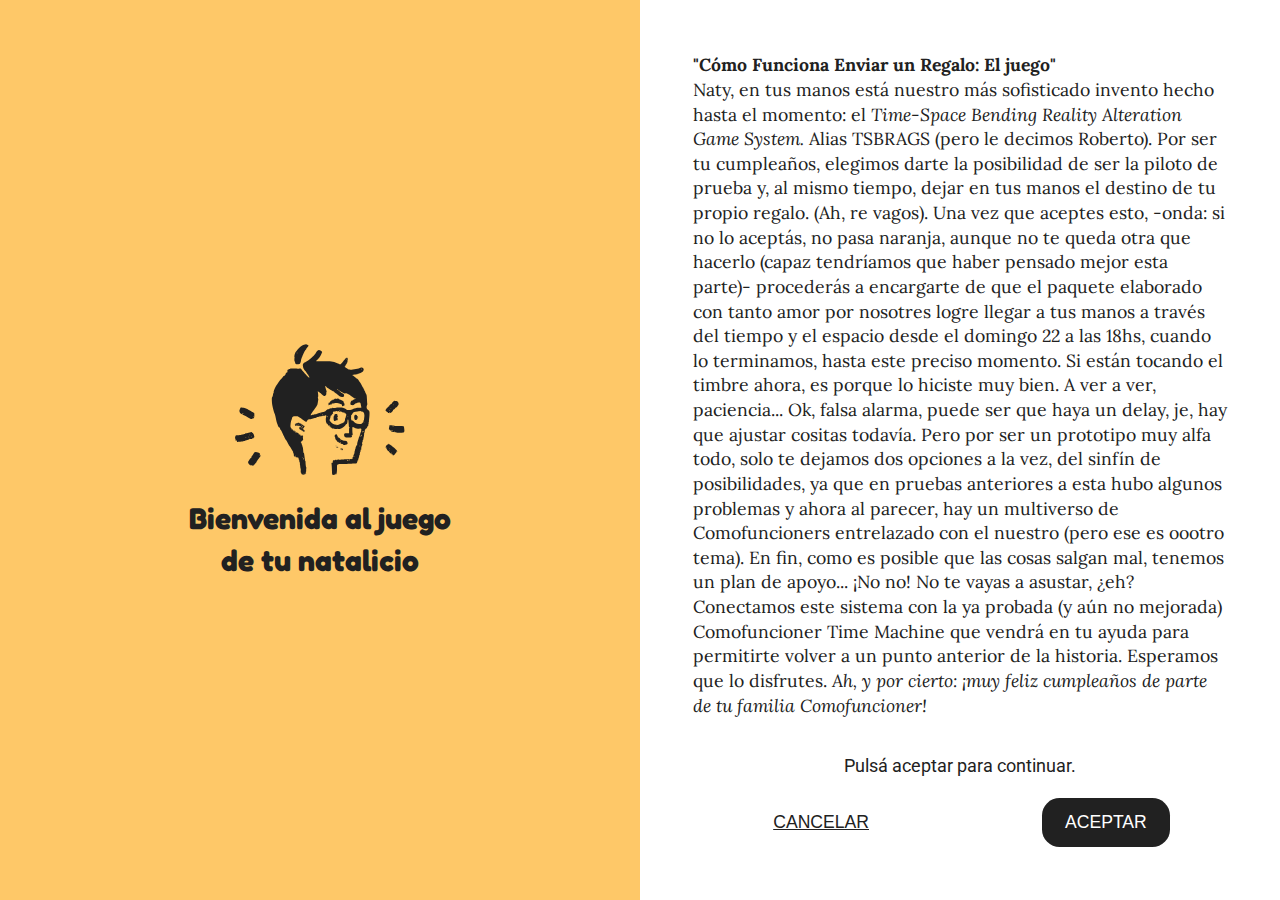
<file: index.html>
﻿<!DOCTYPE HTML>
<html>
  <head>
    <link rel="stylesheet" href="reset.css">
    <link rel="stylesheet" href="style.css">
    <meta charset="utf-8">
    <meta name="viewport" content="width=device-width, initial-scale=1.0">
    <link rel="icon" href="icon.png" type="image/png">
    <title>Elige tu propia aventura</title>
  </head>
  <body>
    <aside id="start">
      <section class="mainA">
        <section class="first">
          <img src="logo.svg">
          <h1>Bienvenida al juego<br>de tu natalicio</h1>
        </section>
        <section class="second">
          <section class="tyc">
            <b>"Cómo Funciona Enviar un Regalo: El juego"</b><br> Naty, en tus manos está nuestro más sofisticado invento hecho hasta el momento: el <i>Time-Space Bending Reality Alteration Game System.</i> Alias TSBRAGS (pero le decimos Roberto).
            Por ser tu cumpleaños, elegimos darte la posibilidad de ser la piloto de prueba y, al mismo tiempo, dejar en tus manos el destino de tu propio regalo. (Ah, re vagos). Una vez que aceptes esto, -onda: si no lo aceptás, no pasa naranja, aunque no te queda otra que hacerlo (capaz tendríamos que haber pensado mejor esta parte)- procederás a encargarte de que el paquete elaborado con tanto amor por nosotres logre llegar a tus manos a través del tiempo y el espacio desde el domingo 22 a las 18hs, cuando lo terminamos, hasta este preciso momento. Si están tocando el timbre ahora, es porque lo hiciste muy bien. A ver a ver, paciencia... Ok, falsa alarma, puede ser que haya un delay, je, hay que ajustar cositas todavía.
            Pero por ser un prototipo muy alfa todo, solo te dejamos dos opciones a la vez, del sinfín de posibilidades, ya que en pruebas anteriores a esta hubo algunos problemas y ahora al parecer, hay un multiverso de Comofuncioners entrelazado con el nuestro (pero ese es oootro tema).
            En fin, como es posible que las cosas salgan mal, tenemos un plan de apoyo... ¡No no! No te vayas a asustar, ¿eh? Conectamos este sistema con la ya probada (y aún no mejorada) Comofuncioner Time Machine que vendrá en tu ayuda para permitirte volver a un punto anterior de la historia.
            Esperamos que lo disfrutes. <i>Ah, y por cierto: ¡muy feliz cumpleaños de parte de tu familia Comofuncioner!</i>
          </section>
          <span>Pulsá aceptar para continuar.</span>
          <form class="ctn">
            <button class="btn" id="aceptar" type="button">aceptar</button>
            <!-- <button class="btn tercer" type="button">Manteneme apretado</button> -->
            <button class="btn" id="cancelar" type="button">cancelar</button>
          </form>
        </section>
      </section>
    </aside>
    <section class="mainB">
      <img id="backImg" src="assets/img/todes.jpg">
      <section class="contenedor">
        <header>
          <h2>Feliz cumpleaños Naty</h2>
        </header>
        <article id="mainText">
          Finalmente lo hemos logrado. Luego de horas y horas de manualidades, charlas filosóficas, sol, mate y muuuucha comida, el regalo de Naty O esta terminado y empaquetado, listo para ser despachado. Pero ahora viene el problema: ¿quién se lleva este regalo para tomar la ciclopea tarea de lograr que llegue a destino en tiempo y forma?<br>
          -"Yo puedo pasar por el correo mañana después del trabajo."- Dijo Paula sin dudarlo, siempre tan dispuesta a inmolarse por el equipo.<br>
          -"Si queres me lo llevo yo, que tengo un correo a la vuelta de casa" - Comentó tímidamente Pato”
        </article>
        <form class="ctnO">
          <button id="btnOpcion1" type="button" value="paula">Darselo a Paula</button>
          <button id="btnOpcion2" type="button" value="pato">Darselo a Pato</button>
        </form>
        <footer>
          <a href="https://t.me/comosediscutenlascosas">All rights reserved Les Comofuncioners©</a>
        </footer>
      </section>
    </section>

    <!-- aqui los hidden -->
<div id='starts' class='diapositiva hide'>
      <div class='texto'>
       Finalmente lo hemos logrado. Luego de horas y horas de manualidades, charlas filosóficas, sol, mate y muuuucha comida, el regalo de Naty O esta terminado y empaquetado, listo para ser despachado. Pero ahora viene el problema: ¿quién se lleva este regalo para tomar la ciclopea tarea de lograr que llegue a destino en tiempo y forma?<br>
          -"Yo puedo pasar por el correo mañana después del trabajo."- Dijo Paula sin dudarlo, siempre tan dispuesta a inmolarse por el equipo.<br>
          -"Si queres me lo llevo yo, que tengo un correo a la vuelta de casa" - Comentó tímidamente Pato”

      </div>
      <div class='opcion1Texto'> Darselo a Paula </div>
      <div class="opcion1Id">paula</div>
      <div class="opcion2Texto"> Darselo a Pato </div>
      <div class="opcion2Id">pato</div>
      <div class="srcName">todes.jpg</div>
      <div class="EsFinal">false</div>
    </div>

    <div id='paula' class='diapositiva hide'>
      <div class='texto'>
       Luego de conducir el Pauto por toda la ciudad depositando Comofuncioners en la comodidad de sus refugios, llega triunfal a su casa con el regalo.
Sin embargo, algo sucede. Al entrar a su casa, descubre que la misma ha sido invadida por visitantes amistosos del vecino país de más allá del charco y, lo que es es peor, está involucrada en un city tour post laboral que le impedirá cumplir su encargo. Pero no desespera. Sabe que siempre hay un Comofuncioner dispuesto a salvar la situación, así que rápidamente envía un mensaje de texto de auxilio para organizar el plan B.

      </div>
      <div class='opcion1Texto'> Enviar a Jota </div>
      <div class="opcion1Id">jota</div>
      <div class="opcion2Texto"> Enviar a Sebi LD </div>
      <div class="opcion2Id">sebaLd</div>
      <div class="srcName">pau.jpg</div>
      <div class="EsFinal">false</div>
    </div>
    <div id='pato' class='diapositiva hide'>
      <div class='texto'>
        Pato llega tranquilamente a su casa luego de la juntada y se dedica por largas horas al estudio apasionante de la matemática. Por la mañana, ya en su trabajo y con el regalo a su lado, chatea alegremente con Comofuncioners cuando un mensaje privado salvaje le aparece: "Hola, Pato, se me ocurrió que podría pegarle stickers del Cefelcito Cumpleañero al paquete, puedo pasar a buscarlo esta tarde".
Simultáneamente, como esas cosas que suceden por casualidad, pero que están íntimamente conectadas, Valentín le envía un audio diciendo: "Voy al correo a buscar un paquete de libros que me quedó ahí, si querés nos encontramos a tomar un café y me das el regalo de Naty para llevarlo.

      </div>
      <div class='opcion1Texto'>Stickers Cefelcito</div>
      <div class="opcion1Id">cony</div>
      <div class="opcion2Texto">Café con Valen </div>
      <div class="opcion2Id">valen</div>
      <div class="srcName">pato.jpg</div>
      <div class="EsFinal">false</div>
    </div>
    <div id='jota' class='diapositiva hide'>
      <div class='texto'>
        Jota se monta en la bicicleta y va por el regalo como si este fuera ET transportado por el niño. Mientras deambula por la bicisenda recibe un llamado que podría cambiar el rumbo de su día: Pat está necesitando un jugador de urgencia para su mesa de rol esa misma noche. Se detiene a pensar y antes de que pueda tomar una decisión, una cara amiga se le acerca en sentido contrario. Se trata de Mili que viene recorriendo la bicisenda en camino a su casa.
      </div>
      <div class='opcion1Texto'>Acepta ir a jugar con Pat </div>
      <div class="opcion1Id">pat</div>
      <div class="opcion2Texto">Sigue su rumbo junto a Mili </div>
      <div class="opcion2Id">mili</div>
      <div class="srcName">jota2.jpg</div>
      <div class="EsFinal">false</div>
    </div>
    <div id='sebaLd' class='diapositiva hide'>
      <div class='texto'>
        Sebi LD aprovecha el Uber que le llevará a su destino para pasar a buscar el regalo. Ya cerraron los correos, pero aún es temprano para sus planes. Está tentado de hacer una visita relámpago a Wherever y ver si se cruza con alguien, o ir directo a juntarse con sus amigos con quienes asistirá a un recital.
      </div>
      <div class='opcion1Texto'> Wherever </div>
      <div class="opcion1Id">wherever</div>
      <div class="opcion2Texto"> Recital directo </div>
      <div class="opcion2Id">recital</div>
      <div class="srcName">sebasLittleDog2.jpg</div>
      <div class="EsFinal">false</div>
    </div>
 <div id='cony' class='diapositiva hide'>
  <div class='texto'>
    Con el paquete ya en sus manos, Cony se dedica a decorarlo con sus últimas creaciones del bello Cefelcito. Tiene la plancha de stickers, el preciado paquete y aborda el subte casi vacío, en el que quedaba justo un asiento. La suerte le sonríe y, como para coronar la situación de camino a su casa, se pone a hablar con les Comofucioners que, manijeados por el agregado, quieren hacer su parte. Jota está dando vueltas cerca de la estación por donde pronto pasará, podría bajarse y encontrarse para pegar los stickers, pero también justo esta Di en CABA por unas horitas, aunque tocaría desviarse un poco.
  </div>
      <div class='opcion1Texto'>Se cruza con Jota </div>
      <div class="opcion1Id">jota</div>
      <div class="opcion2Texto">Va con Di </div>
      <div class="opcion2Id">di</div>
      <div class="srcName">cony.jpg</div>
      <div class="EsFinal">false</div>
    </div>
    <div id='valen' class='diapositiva hide'>
      <div class='texto'>
    Valen ya lleva bastante cafeína en sangre, aún le queda un paquete que enviar y otro por retirar, por lo que va siendo un buen momento para hacer una buena pausa para un whisky acompañado de una buena lectura al sol del mediodía en su estudio. Pero la duda se abre: ¿debería caminar hasta su casa y ponerle algo de ejercicio a su día o apresurar todo tomando el primer taxi que aparezca? Una decisión en apariencia trivial, pero lo que él no sabe es que, de camino a su casa a pie, se puede cruzar con Gragry, ni mucho menos que, de apresurar su llegada a casa, también su lectura se hará tan entretenida que luego de 6 horas, 3 libros y varias medidas de whisky, el mismo se habrá acabado y el tiempo para ir al correo también. Ambas cosas solo se podrán remediar yendo a Wherever por un buen bourbon en compañía de un ambiente familiar.      </div>
      <div class='opcion1Texto'>Va caminando</div>
      <div class="opcion1Id">gragry</div>
      <div class="opcion2Texto">Va a Wherever</div>
      <div class="opcion2Id">wherever</div>
      <div class="srcName">valen4.jpg</div>
      <div class="EsFinal">false</div>
    </div>
    <div id='pat' class='diapositiva hide'>
      <div class='texto'>
        Luego de una hermosa jornada de Rol, Pat toma la posta con el regalo entregado por Jota. Ya es de noche y el colectivo tarda en venir; en eso está cuando ve venir una moto muy pegadita al cordón, en la parada acaba de abrir las puertas un 166 que, si bien no le deja en su casa, al menos lo acerca en esa misma dirección y luego otro colectivo más adelante podría rectificar el rumbo.
      </div>
      <div class='opcion1Texto'>Se toma el 166</div>
      <div class="opcion1Id">lean</div>
      <div class="opcion2Texto">Espera su bondi</div>
      <div class="opcion2Id">esperar</div>
      <div class="srcName">pat4.jpg</div>
      <div class="EsFinal">false</div>
    </div>

<div  id='mili' class='diapositiva hide'>
  <div class='texto'>
    Mili, portadora ahora del regalo, está llegando a su casa cuando algo le acapara toda su atención: junto a un container de basura se encuentra una verdadera obra de arte para su galería de Mugre-citas. Luego de una sesión de fotos de casi una hora advierte que es tarde, el correo ya está cerrado y sabe que mañana no tendrá tiempo para hacerse cargo de la tarea, por suerte en el grupo de los duendecitos de Santa aparecen dos almas caritativas que están lo suficientemente cerca para poder hacer la posta y que el paquete se envíe cuanto antes.
  </div>
  <div class='opcion1Texto'>Pini retira el paquete</div>
  <div class="opcion1Id">pini</div>
  <div class="opcion2Texto"> Daniela se encarga</div>
  <div class="opcion2Id">dani</div>
  <div class="srcName">mili3.jpg</div>
  <div class="EsFinal">false</div>
</div>



  <div  id='wherever' class='diapositiva hide'>
  <div class='texto'>
    En Wherever se encuentran Meli, Valen y Sebas LD, el happy hour está a pleno y la charla gira animada mientras el paquete reposa sobre la mesa. Las horas pasan y la posibilidad de que el regalo llegue a tiempo a su destinatario comienza a escurrirse como las arenas de un reloj. Los parroquianos comienzan a dejar el lugar, olvidándose el paquete en la mesa.Si Meli, que es la última en abandonar el lugar rumbo a sus lejanos pagos, no se lo lleva, toda esperanza recaerá en la oportuna aparición de Lu, la habitué del lugar.
</div>
  <div class='opcion1Texto'>Meli se aviva</div>
  <div class="opcion1Id">meli</div>
  <div class="opcion2Texto">Lu salva el regalo</div>
  <div class="opcion2Id">lu</div>
  <div class="srcName">wherever4.jpg</div>
  <div class="EsFinal">false</div>
</div>

  <div  id='recital' class='diapositiva hide'>
  <div class='texto'>
    El recital es una locura, el paquete agita al ritmo de la música (por fortuna, les Comofuncioners no escatimaron en cinta y burbujas para evitar que se rompa) y la noche está en su punto máximo cuando, en medio de una marea de gente, Sebas se cruza con Ale I y Nico. La fiesta se prende aún más, las cervezas se multiplican mientras la música no deja de agitar ni un momento. Cuando el recital termina, los amigos se disponen a despedirse y entonces se da la siguiente charla: "Little Dog, dame el regalo que lo meto en el auto y veo de llevarlo al correo mañana antes del trabajo", intenta convencerlo Nico, viendo que Sebas está detonado. "Nah, ¡sigamos de gira que estoy re arriba!", gritó Ale eufórico.
  </div>
  <div class='opcion1Texto'>Se lo entrega a Nico</div>
  <div class="opcion1Id">nico</div>
  <div class="opcion2Texto">Siguen de gira</div>
  <div class="opcion2Id">ale</div>
  <div class="srcName">recital.png</div>
  <div class="EsFinal">false</div>
</div>

  <div  id='di' class='diapositiva hide'>
  <div class='texto'>
    Di regresa a su hogar después de haber llevado de paseo el paquete, que a esta altura tiene casi tantos kilómetros encima que los que lo separan de los brazos de su destinataria. Unos minutos más y unos cuantos metros por el bosque no le iban a afectar al regalo de Naty, por lo que de camino a su casa se entretuvo, cual Caperucita Roja, en pasear por la arboleda de la ciudad de las diagonales. En sus auriculares sonaba <a href="https://open.spotify.com/track/7wxD9h1hnFJTgRMhtHvw2U?si=c8ZXVfJ9TXSUP_Onghyemg">Catch Fire de Periphery</a>
     y entonces se deja llevar por la sinfonía mientras recorre la arboleda.
    Unas horas después se encuentra en su casa pero cae en la cuenta que le falta algo importante y esto es el regalo de Naty; no recuerda si lo tenia en el bosque o no, por lo que recurre a Bebesita para que en su ronda nocturna rastree el mismo en el bosque, y a Meli para que haga lo propio por las estaciones del tren Roca
  </div>
  <div class='opcion1Texto'>Lo rescata Be</div>
  <div class="opcion1Id">be</div>
  <div class="opcion2Texto">Meli lo intercepta</div>
  <div class="opcion2Id">meli</div>
  <div class="srcName">di2.jpg</div>
  <div class="EsFinal">false</div>
</div>

  <div  id='gragry' class='diapositiva hide'>
  <div class='texto'>
    Gragry, tras su encuentro con Valen, le quita el peso de la encomienda para que él pueda dedicarse a seguir preparando su material, y emprende el periplo hasta la oficina de correos cercana, para llevarse la sorpresa de que tiene el sistema caído; ya no hace a tiempo para ir hasta otra oficina y solo puede esperar un milagro para que no sea un día más perdido en el intento de enviar el paquete. Todes sabemos que los milagros no existen, sin embargo las casualidades sí y las probabilidades esta vez están en favor de les Comofuncioners, ya que hay dos de elles a tiro para encargarse: Mili y Malu.
  </div>
  <div class='opcion1Texto'>Lo pasa a buscar Mili</div>
  <div class="opcion1Id">mili</div>
  <div class="opcion2Texto">Lo lleva Malu</div>
  <div class="opcion2Id">malu</div>
  <div class="srcName">gragry.png</div>
  <div class="EsFinal">false</div>
</div>

  <div  id='lean' class='diapositiva hide'>
  <div class='texto'>
    Pat se sube a un 166 para no permanecer más tiempo en la soledad de la noche y, mientras viaja por las pocas paradas del trayecto elegido, su mente divaga en la partida que acaba de jugar y sin querer entra en el onírico mundo de las fantasías a ojos cerrados. De repente abre los ojos y sale corriendo para bajarse del colectivo antes que este abandone la parada que conecta con su destino final. Desafortunadamente, el regalo de Naty queda a bordo del 166 rumbo a la terminal (en el mejor de los casos). La fortuna le sonríe a les Comofuncioners: una hora más tarde se confirma la presencia del paquete en la terminal. Y, como era de esperarse, hay un Comofuncioner lo suficientemente cerca como para hacer el retiro. Ya en manos de Lean el paquete emprende otro viaje de regreso a su punto de partida, esta vez para ser cambiado de manos rápidamente. Nuevamente está en tus manos el rumbo que tomará, ¡elige bien, ya que queda poco tiempo!
  </div>
  <div class='opcion1Texto'>Lean se lo alcanza a Sebas AD</div>
  <div class="opcion1Id">sebaAd</div>
  <div class="opcion2Texto">Se encuentra con Male</div>
  <div class="opcion2Id">male</div>
  <div class="srcName">lean.png</div>
  <div class="EsFinal">false</div>
</div>

  <div  id='esperar' class='diapositiva hide'>
  <div class='texto'>
    Mientras escucha el último capítulo de Idea Millonaria (recién recién salido), espera que venga un colectivo que lo alcance hasta su hogar. El paquete está en su mano, por desgracia demasiado cerca de la calle, tal es así que, como un ave de rapiña que se lanza hacia su presa, pasa una moto rauda que manotea el abultado regalo arrancándolo de las manos del desesperanzado Pat.
    GAME OVER
    Por fortuna, ¡tenés un as bajo la manga! Pero usalo con cuidado no sabemos qué problemáticas pueda traer a futuro jugar demasiado con el tiempo y el espacio.

  </div>
  <div class='opcion1Texto'> Volver atrás</div>
  <div class="opcion1Id">jota</div>
  <div class="opcion2Texto">VOLVER EN EL TIEMPO</div>
  <div class="opcion2Id">starts</div>
  <div class="srcName">moto.png</div>
  <div class="EsFinal">false</div>
</div>

  <div  id='pini' class='diapositiva hide'>
  <div class='texto'>
    Pini recibe el regalo en su oficina y, sin perder tiempo, se ocupa del asunto de manera ordenada y eficiente (¡al fin une Comofuncioner que sabe lo que hace!). Luego de evaluar presupuestos y tiempos, todo se limita a elegir cuál de las dos opciones tomar y, como estamos dulces, el costo no es un problema, no escatimamos en gastos para llevar la alegría hasta donde sea.
  </div>
  <div class='opcion1Texto'>Lo envía por UPS</div>
  <div class="opcion1Id">ups</div>
  <div class="opcion2Texto">Lo envia por Correo Argentino</div>
  <div class="opcion2Id">correoArg</div>
  <div class="srcName">pini.jpg</div>
  <div class="EsFinal">false</div>
</div>

  <div  id='dani' class='diapositiva hide'>
  <div class='texto'>
    El día de Dani no podía ir mejor: hoy no tenia migraña, en la oficina parecía no estar nadie dando lata y ya tenía el regalo de Naty para finalmente enviárselo hasta su casa. Por un segundo se quedó congelada porque todo iba demasiado bien, y, en ese instante, tuvo un déjà vu muy intenso, algo más incluso (básicamente sintió que esto ya había sucedido más de una vez). Sacudió la cabeza y se ocupó del paquete, luego de evaluar presupuestos y tiempos todo se limitaba a elegir cuál de las dos opciones tomar y, como estamos dulces, el costo no es un problema,así no escatimamos en gastos para llevar la alegría hasta donde sea.
  </div>
  <div class='opcion1Texto'>Lo envia por UPS</div>
  <div class="opcion1Id">ups</div>
  <div class="opcion2Texto">Lo envia por Correo Argentino</div>
  <div class="opcion2Id">correoArg</div>
  <div class="srcName">dani.jpg</div>
  <div class="EsFinal">false</div>
</div>

  <div  id='meli' class='diapositiva hide'>
  <div class='texto'>
    A veces, como en las películas de Miyazaki, la magia nos rodea todo el tiempo. Pero no es hasta que sucede algo extraordinario que la vemos. Esa tarde casi noche, le iba a pasar a una simple muchacha de Berazategui en una ordinaria estación de trenes. Había hallado el regalo de Naty casi de casualidad, pero este fue el inicio de una serie de sucesos afortunados que la llevaban ahora a estar caminando algo perdida por el andén, sin notar que, tras esquivar a unos beodos con malas pintas y peor olor, iba a chocar con una columna que, en lugar de propinarle un duro golpe, la transportó a otra estación muy diferente a la que se encontraba y donde una especie de pingüinos mensajeros deambulaban entre el gentío que se apiñaba para subir en un expreso casi igual a la trochita de Esquel. Claro, esta no era la afamada King Cross ni ese el Expreso de Hogwarts, pero claramente la plataforma 5 1/4 no dejaba de tener sus mágicos encantos. ¿Cómo desaprovechar la oportunidad que quizá solo se le presentase una vez en la vida? Tenía que elegir y rápido, pues el silbato del tren y el ruido de la locomotora indicaban que pronto se pondría en camino, quién sabe hacia a donde.
  </div>
  <div class='opcion1Texto'>Se sube al tren</div>
  <div class="opcion1Id">tren</div>
  <div class="opcion2Texto">Le entrega el paquete a un pingüino mensajero</div>
  <div class="opcion2Id">jake</div>
  <div class="srcName">meli.jpg</div>
  <div class="EsFinal">false</div>
</div>

  <div  id='lu' class='diapositiva hide'>
  <div class='texto'>
    Es sabido que el segundo hogar de Lu es Wherever, aunque algunos dicen que al contrario: es el principal. Lo cierto es que gracias a esto se topó con el paquete rotulado por les Comofuncioners, adornado con Cefelcitos y donde claramente figuraba como remitente “Naty”. Contenta por la casualidad, toma la posta para cuidar del tan querido presente y organiza todo para entregarlo antes de comenzar la guardia del día siguiente.
  </div>
  <div class='opcion1Texto'>Se lo entrega a Mili</div>
  <div class="opcion1Id">mili</div>
  <div class="opcion2Texto">Arregla con Sebas Ad</div>
  <div class="opcion2Id">sebaAd</div>
  <div class="srcName">lu3.jpg</div>
  <div class="EsFinal">false</div>
</div>

  <div  id='nico' class='diapositiva hide'>
  <div class='texto'>
    Nico está solo en el local, por suerte su jefe hoy no fue así que no solo puede disfrutar de la música a su demanda, sino que el espacio es todo suyo. Sobre el mostrador, junto a una pila de discos de Miles Davis, Jaco Pastorius y Talking Heads, se encuentra el paquete para Naty. Está esperando que se calme la marea de gente que entra al local hacia el mediodía para hacer una escapada al correo y enviarlo. Finalmente, cerca de las 12 ya ha despachado bastantes ventas y consultas, y decide tomarse un breve respiro por lo que, paquete en mano, se dispone a cerrar el local. Sin embargo, en ese preciso instante, lo intercepta en la puerta un nuevo cliente. En su cabeza se debate si perder unos preciados minutos en atenderle (aunque quizá no le venda nada) o perder un potencial cliente y ocuparse de su deber comofuncioner.
  </div>
  <div class='opcion1Texto'>Atiende al cliente</div>
  <div class="opcion1Id">cliente</div>
  <div class="opcion2Texto">Sale al correo</div>
  <div class="opcion2Id">correo</div>
  <div class="srcName">nico2.jpg</div>
  <div class="EsFinal">false</div>
</div>

  <div  id='ale' class='diapositiva hide'>
  <div class='texto'>
    La noche llega a su fin, aunque mejor se podría decir que las luces del alba interrumpen la prolongada gira de Ale I por los bares de Capital. Increíblemente, el paquete se encuentra en sus manos y, aunque aún faltan algunas horas para que abra el correo, es una buena opción encargarse de la encomienda antes de entregarse a las manos del buen Morfeo y que todo se demore un día más. Aunque, por otro lado, podría abordar el rápido a La Plata y atender la demanda de sueño que su cuerpo ya empieza a facturar.
  </div>
  <div class='opcion1Texto'>Espera que abra el correo</div>
  <div class="opcion1Id">correoAbierto</div>
  <div class="opcion2Texto">Se sube al bondi</div>
  <div class="opcion2Id">be</div>
  <div class="srcName">ale.gif</div>
  <div class="EsFinal">false</div>
</div>

  <div  id='be' class='diapositiva hide'>
  <div class='texto'>
    Lear es un gran rastreador de cosas perdidas, pero grande es la sorpresa de Be cuando este sale corriendo al encuentro de un paquete perdido custodiado por un Ale I absolutamente dormido. Por fortuna, entre las virtudes de la Generala Pingüinesa está la de invocar a los mágicos pingüinos mensajeros, a quienes le entrega el valioso regalo y, tras susurrarle las palabras adecuadas, los despide para que cumplan su misión.
  </div>
  <div class='opcion1Texto'>Pingüinos Mensajeros</div>
  <div class="opcion1Id">rama</div>
  <div class="opcion2Texto">Pingüinos Mensajeros</div>
  <div class="opcion2Id">jake</div>
  <div class="srcName">be2.jpg</div>
  <div class="EsFinal">false</div>
</div>

  <div  id='malu' class='diapositiva hide'>
  <div class='texto'>
    Como sucede con los electrones, que son más probables de encontrar dentro de una zona determinada del átomo, en el caso de Malu esa zona es Ciudad Universitaria. Y ahí estaba con el regalo de Naty mientras sucedían charlas, fotos para el Instagram, clases aburridas y mates, muchos mates.
El día se alarga y, lejos de irse a mitad de la aburrida clase de biometría, decide quedarse para no sumar más faltas, pero arregla para que alguien se lleve el paquete antes de que el pobre decidiera suicidarse de aburrimiento.

  </div>
  <div class='opcion1Texto'>Se lo lleva a Sebas AD
  </div>
  <div class="opcion1Id">sebaAd</div>
  <div class="opcion2Texto">Se lo lleva a Sebas LD</div>
  <div class="opcion2Id">sebaLd</div>
  <div class="srcName">malu.png</div>
  <div class="EsFinal">false</div>
</div>

  <div  id='sebaAd' class='diapositiva hide'>
  <div class='texto'>
    Sebas AD, al igual que Frodo en La Comunidad del Anillo, sabe que tiene ante sí una responsabilidad que es intransferible. Podría delegarla y dejar el problema en manos de otres, pero su honor de samurai le obliga a no solo no caer en esas chicanas, sino también tomar la mejor decisión. Lo cierto es que la fecha ya es límite y aún con el más rápido de los courriers, lo más probable es que el envío fuera infructuoso, por eso se sienta a disfrutar de su té y, como si de una partida de go se tratara, evalúa cual es la mejor de las movidas a seguir.
  </div>
  <div class='opcion1Texto'>Usa la Comofuncioner Time Machine TM</div>
  <div class="opcion1Id">dani</div>
  <div class="opcion2Texto">END GAME</div>
  <div class="opcion2Id">endGame</div>
  <div class="srcName">sebaAd.jpg</div>
  <div class="EsFinal">false</div>
</div>

  <div  id='male' class='diapositiva hide'>
  <div class='texto'>
    Male hoy tiene de esos días cargado de tareas, pero no pudo decirle que no a tomar la posta en la tarea de enviar el regalo de Naty. Sin embargo, como era de esperar, no iba a llegar a cumplir su cometido, así que era momento de admitir lo inevitable y encontrar otras manos que pudieran continuar con el deber. Por cercanía podía coordinar con Jota para que se ocupara, o acercárselo a Pini de camino a clases de teatro.
  </div>
  <div class='opcion1Texto'>Jota</div>
  <div class="opcion1Id">jota</div>
  <div class="opcion2Texto">Pini</div>
  <div class="opcion2Id">pini</div>
  <div class="srcName">male.jpg</div>
  <div class="EsFinal">false</div>
</div>

  <div  id='ups' class='diapositiva hide'>
  <div class='texto'>
    La mensajería privada promete la entrega más rápida e inspira confianza: pasan a retirar el paquete al punto acordado con extremada puntualidad, lo despachan con celeridad y pronto está rumbo al avión que lo llevará a destino. Sin embargo, al pasar por el detector salta una alarma que les comofuncioners no habían tenido en cuenta. El protocolo se pone en marcha y el paquete es tratado como potencial peligro para el personal aeroportuario.
  </div>
  <div class='opcion1Texto'>Lo abren</div>
  <div class="opcion1Id">error</div>
  <div class="opcion2Texto">Lo suben al avión</div>
  <div class="opcion2Id">avion</div>
  <div class="srcName">ups.jpg</div>
  <div class="EsFinal">false</div>
</div>

  <div  id='correoArg' class='diapositiva hide'>
  <div class='texto'>
    Luego de horas perdidas, formularios, sellos y traqueteos para aquí y para allá, el paquete es tomado en manos de los funcionarios del correo argentino. Las cosas de la vida llevan a que lo tome un empleado en su primer día, por lo que el ya demorado envío se hace aún más largo mientras va y viene solventando errores de carga, de sellado y problemas técnicos.
    Lamentablemente, todo había sido en vano por lo que el paquete, luego de vagar sin rumbo durante días, es remitido nuevamente a la casilla de correo desde donde se envío.

  </div>
  <div class='opcion1Texto'>Lo va a buscar Pini</div>
  <div class="opcion1Id">pini</div>
  <div class="opcion2Texto">Lo va a buscar Valen</div>
  <div class="opcion2Id">valen</div>
  <div class="srcName">correoarg.jpg</div>
  <div class="EsFinal">false</div>
</div>

  <div  id='tren' class='diapositiva hide'>
  <div class='texto'>
    El mágico expreso lleva a nuestra querida Hufflepuff a un viaje extraordinario, pero eso es parte de otra historia. Lamentablemente este viaje termina aquí.
  </div>
  <div class='opcion1Texto'>Volver en el tiempo</div>
  <div class="opcion1Id">pato</div>
  <div class="opcion2Texto">Back to the future</div>
  <div class="opcion2Id">pat</div>
  <div class="srcName">tren.jpg</div>
  <div class="EsFinal">false</div>
</div>

  <div  id='jake' class='diapositiva hide'>
  <div class='texto'>
    Plano largo, día nuboso y con un fuerte viento sobre los acantilados sobre el mar, una misteriosa figura observa el horizonte como si esperara una señal. De repente, se despoja de su vestimenta y se arroja al mar con la gracia de un lobo marino y le vemos dirigirse hacia una pequeña mancha entre el oleaje, al acercarnos podemos distinguir como un pingüino cargando un paquete. Fade off.
    Vemos ahora al héroe junto al pingüino en la playa festejando y alegre de aquella causalidad. Se trata nada menos que del querido Jake, quien, sin demora, pone manos a la obra un plan para enviar en ese mismo instante el regalo a Capital. Aparece a los pocos minutos un jeep y entrega el paquete con la indicación de que sea entregado con apremio.

  </div>
  <div class='opcion1Texto'>Lo envia a Daniela</div>
  <div class="opcion1Id">dani</div>
  <div class="opcion2Texto">Se lo manda a Valen</div>
  <div class="opcion2Id">valen</div>
  <div class="srcName">jake.jpg</div>
  <div class="EsFinal">false</div>
</div>

<div  id='cliente' class='diapositiva hide'>
  <div class='texto'>
    El cliente resulta ser un gran acierto porque es de esos dispuestos a llevarse joyas, aunque esto por otro lado le demanda demasiado tiempo a Nico y, para cuando termina de atenderlo, tiene la cabeza algo mareada y no se da cuenta que garabateó sobre el paquete la dirección donde debía entregarle los discos a este buen hombre. Así es que, ya en el correo y luego de despachar, no repara en los problemas que esto podría acarrear en cuanto lo procesen.
  </div>
  <div class='opcion1Texto'>Es tu día de suerte</div>
  <div class="opcion1Id">rama</div>
  <div class="opcion2Texto">No, no de nuevo</div>
  <div class="opcion2Id">error</div>
  <div class="srcName">nico.jpg</div>
  <div class="EsFinal">false</div>
</div>

<div  id='correo' class='diapositiva hide'>
  <div class='texto'>
    Mientras Nico cierra la puerta del local con llave, el cliente se para atrás y, pese a las palabras del joven Slytherin, el hombre a su espalda no parece cesar en su intento de ser atendido. Entonces siente el caño apoyarse a la altura de su riñón izquierdo y oye la voz rasposa decirle: “Abrí o te quemo”. El desafortunado momento se cargó no solo las esperanzas de Nico de cumplir su misión comofuncioner sino, además de discos y dinero, el preciado regalo de Naty.
    GAME OVER
    Pero, esperá, no te vayas. Aún queda magia (es decir, ciencia, shhh) para remedar este entuerto.

  </div>
  <div class='opcion1Texto'>COMOFUNCIONER TIME MACHINE</div>
  <div class="opcion1Id">mili</div>
  <div class="opcion2Texto">No hay otro lugar como el hogar</div>
  <div class="opcion2Id">cony</div>
  <div class="srcName">nico44.jpg</div>
  <div class="EsFinal">false</div>
</div>
<div  id='correoAbierto' class='diapositiva hide'>
  <div class='texto'>
    Ale con sueño y aún bajo los efectos del alcohol espera en la fila del correo haciendo el avioncito, imaginando quizá el destino que pronto le deparará al preciado paquete. Ya cuando le toca el turno junto a la ventanilla de entrega y luego de la revisión del funcionario del correo, surge el problema: la dirección está ilegible (posiblemente a causa de esa cerveza que le derramaron encima). Inmediatamente toma su celular y en una rápida búsqueda encuentra lo que él cree que es la dirección de la casa de Naty.
  </div>
  <div class='opcion1Texto'>Viaja a Tucumán</div>
  <div class="opcion1Id">rama</div>
  <div class="opcion2Texto">Lo envía a La Plata</div>
  <div class="opcion2Id">be</div>
  <div class="srcName">ale.jpg</div>
  <div class="EsFinal">false</div>
</div>

<div  id='rama' class='diapositiva hide'>
  <div class='texto'>
    Ramiro no se imaginaba que ese día el cartero iba a tocar el timbre nuevamente en su casa, nadie en su familia lo esperaba. Mucho menos con lo peculiar del envío. Pero fiel a su nobleza, aunque no con la celeridad que todos quisiéramos, ni bien regresó a su hogar y luego de cenar, dormir, bañarse, desayunar y hacer miles de cosas que consisten en su rutina diaria, el buen muchacho se ocupó del paquete.
  </div>
  <div class='opcion1Texto'>Lo envía a Paula</div>
  <div class="opcion1Id">paula</div>
  <div class="opcion2Texto">Lo envía a Sebas AD</div>
  <div class="opcion2Id">sebaAd</div>
  <div class="srcName">rama.png</div>
  <div class="EsFinal">false</div>
</div>

<div  id='endGame' class='diapositiva hide'>
  <div class='texto'>
    Finalmente el día ha llegado. Les Comofuncioners hemos intentado de todas las formas posibles que tu regalo se reúna contigo pero, aunque no nos guste admitirlo, parece que aún no hemos aprendido bien a manejar esta extraña tecnología. Por eso te estamos esperando en la plaza, con los mates, nuestros abrazos y sonrisas para entregarte este preciado paquete, que seguirá sumando kilometraje, y posiblemente ese sea su mágico poder: el de llevarte más allá de donde estés cada vez que le mires y también el de estar cargado de no solo una pequeña y lineal historia, sino de un sin fin de posibilidades, vivencias y personajes, ahora y para siempre.
    ¡FELIZ CUMPLEAÑOS, NATY!
    Este no es el fin, ya que lo mejor está por venir, nos vemos en Buenos Aires.

  </div>
  <div class='opcion1Texto'>Volver a Jugar</div>
  <div class="opcion1Id">starts</div>
  <div class="opcion2Texto">Pantalla inicial</div>
  <div class="opcion2Id">reload</div>
  <div class="srcName">palermo.jpg</div>
  <div class="EsFinal"></div>
</div>
<div  id='error' class='diapositiva hide'>
  <div class='texto'>
    Creímos que esto no podía suceder, de todos los escenarios posibles este era el menos pensado, sin embargo ha ocurrido. No sabemos cómo pedir disculpas ya que no se suponía que el regalo se perdiera así, irremediablemente y para siempre… ¡Eh! Un momento… ¡Todavía hay una oportunidad!
  </div>
  <div class='opcion1Texto'>ComoFuncioner TimeMachine</div>
  <div class="opcion1Id">paula</div>
  <div class="opcion2Texto">CoMoFuNcIoNeR TiMeMaChInE</div>
  <div class="opcion2Id">sebaLd</div>
  <div class="srcName">error.jpg</div>
  <div class="EsFinal">false</div>
</div>

<div  id='avion' class='diapositiva hide'>
  <div class='texto'>
    Cuando se está realizando un invento de esta envergadura, lo normal es testear todas las posibles fuentes de error, se ponderan los riesgos y se ensayan algunas pruebas para prevenir resultados indeseables. Eso es lo que normalmente sucede, pero bueno, pasaron cosas.
    Aún queda encontrar una explicación luego de una larga investigación sobre resultados fuera de tendencia, pero lo cierto es que mientras el avión alcanzaba la altura de navegación y con lamentables bajas civiles, se produjo un fallo eléctrico, posiblemente ocasionado por un pulso electromagnético, pequeño fruto de un ligero desliz de cálculos. (Pato y Ale estaban a cargo de esa parte, aunque no queremos acusar a nadie…)
    En fin, en cuanto terminemos de hackear la caja negra para que no puedan culparnos de haber puesto una bomba en un avión y veamos qué hacer con el cargo de conciencia, te dejamos para que medites muy bien cómo continuar esto.

  </div>
  <div class='opcion1Texto'>No todo está perdido</div>
  <div class="opcion1Id">jake</div>
  <div class="opcion2Texto">Yo vengo a ofrecer mi corazón</div>
  <div class="opcion2Id">error</div>
  <div class="srcName">avion.jpg</div>
  <div class="EsFinal">false</div>
</div>






    <script src="assets/scripts/jquery-3.4.1.min.js"></script>
    <script type="text/javascript" src="assets/scripts/CambioDeDiapo.js"></script>
    <script type="text/javascript" src="assets/scripts/script.js"></script>
  </body>
</html>
</file>
<file: style.css>
@import url('https://fonts.googleapis.com/css?family=Roboto:300');
@import url('https://fonts.googleapis.com/css?family=Lora&display=swap');
@import url('https://fonts.googleapis.com/css?family=Fredoka+One&display=swap');

:root{
  --inicio: #FEC868;
  --fondo: #8D9F5E;
  --foot: #473C33;
  --blanco: #ffffff;
  --negro: #212121;
}

body{
  display: flex;
  flex-flow: row wrap;
  justify-content: center;
  align-items: center;
  min-height: 100vh;
  font-family: Roboto, arial;
  font-size: 1.1em;
  color: var(--blanco);
  background: var(--fondo);
  line-height: 1.4;
}
#start{
  display: flex;
  align-items: center;
  justify-content: center;
  visibility: visible;
  background: var(--inicio);
  color: var(--negro);
  opacity: 1;
  width: 100%;
  min-height: 100vh;
}
.mainA{
  display: flex;
  flex-flow: row wrap;
  align-items: center;
  justify-content: center;
  width: 90%;
}
.first, .second{
  display: flex;
  flex-flow: row wrap;
  justify-content: center;
  align-items: center;
  padding: .5em 0;
}
.tyc{
  background: var(--blanco);
  color: var(--negro);
  padding: 1em;
  margin-bottom: 1em;
  border-radius: 1em;
  height: 50vh;
  overflow-y: scroll;
  font-family: 'lora', serif;
}
.first{
  text-align: center;
  font-family: "Fredoka One";
  font-size: 1.7em;
}
.ctn{
  margin: 1em 0;
  display: flex;
  flex-flow: row-reverse wrap;
  justify-content: space-around;
  width: 100%;
}
.btn{
  background: var(--negro);
  text-transform: uppercase;
  color: var(--blanco);
  padding: .8em 1.3em;
  border-radius: 1em;
}
#cancelar{
  background: none;
  text-decoration: underline;
  color: var(--negro);
}
/* imagen + animacion */
.first img{
  width: 6em;
  animation-name: bubble-anim;
  animation-duration: 2s;
  animation-iteration-count: infinite;
}
@keyframes bubble-anim {
  0%, 97%, 100% {transform: scale(1); }
  20% {transform: scaleY(0.95) scaleX(1.05); }
  48% {transform: scaleY(1.1) scaleX(0.9); }
  68% {transform: scaleY(0.98) scaleX(1.02); }
  80% {transform: scaleY(1.02) scaleX(0.98); }
}
.mainB{
  display: none;
  flex-flow: row wrap;
  align-items: center;
  justify-content: center;
  width: 100%;
}
#backImg{
  width: 100vw;
  height: 50vh;
  object-fit: cover;
  position: relative;
  z-index: -99;
  background: url('assets/img/load.gif') center no-repeat;
  background-size: contain;
}
.aven{
  display: flex;
  flex-flow: column;
  align-items: stretch;
  justify-content: center;
  background: var(--blanco);
  color: var(--negro);
  margin-top: -1em;
  border-radius: 1em 1em 0 0;
}
#mainText{
  padding: .8em .8em;
  font-family: 'lora', serif;
}
.ctnO{
  display: flex;
  flex-flow: row wrap;
  align-items: center;
  justify-content: space-evenly;
  padding-bottom: 1em;
}
.ctnO button{
  padding: 1em;
  margin: .2em;
  border-radius: 1em;
  background: #ffc107;
  animation-name: boton;
  animation-duration: 1s;
  animation-iteration-count: infinite;
}
@keyframes boton {
  0% { box-shadow: 0 0 0 .01em #00000024}
  60% { box-shadow: 0 0 0 .5em #00000000}
}
button:active{
  background: #4caf50;
  color: var(--blanco);
}
footer{
  text-align: center;
  width: 100%;
  padding: .4em 0;
  background: var(--foot);
}
.hide{display: none;}

.tercer{position: relative;}
.tercer::before {
		content: "Aia!";
		transition: 0.5s ease;
		left: 0;
		right: 0;
		margin: auto;
		top: -15px;
		font-size: 5em;
    text-transform: none;
		opacity: 0;
    color: var(--negro);
    position: absolute;
	}
.tercer:active::before{animation: omg-yes .5s;}
@keyframes omg-yes {
	50% {
		opacity: 1;
	}
	100% {
		top: -50px;
    transform: rotate(20deg);
	}
}


/* responsive */
@media screen and (min-width: 600px) {
  #backImg{
    width: 80vw;
    height: 90vh;
  }
  #mainText{
    padding: 1em 1.5em;
  }
}
@media screen and (min-width: 900px) {
  #backImg{
    width: 50vw;
    height: 100%;
    overflow: hidden;
  }
  #mainText{
    padding: 2em;
  }
  .mainA{
    width: 100%;
    height: 100vh;
    justify-content: space-between;
    align-items: stretch;
  }
  .first{
    flex-flow: column;
    width: 50%;
  }
  .second{
    width: 50%;
    height: 100%;
    padding: 2em;
    overflow-y: scroll;
    background: #fff;
  }
  .tyc{
    height: auto;
    overflow: visible;
  }
  .mainB{
    flex-flow: row nowrap;
    height: 100vh;
  }
  .contenedor{
    height: 100vh;
    width: 50vw;
    background: #fff;
    display: flex;
    flex-flow: row wrap;
    align-items: flex-end;
    justify-content: space-between;
  }
}
</file>
